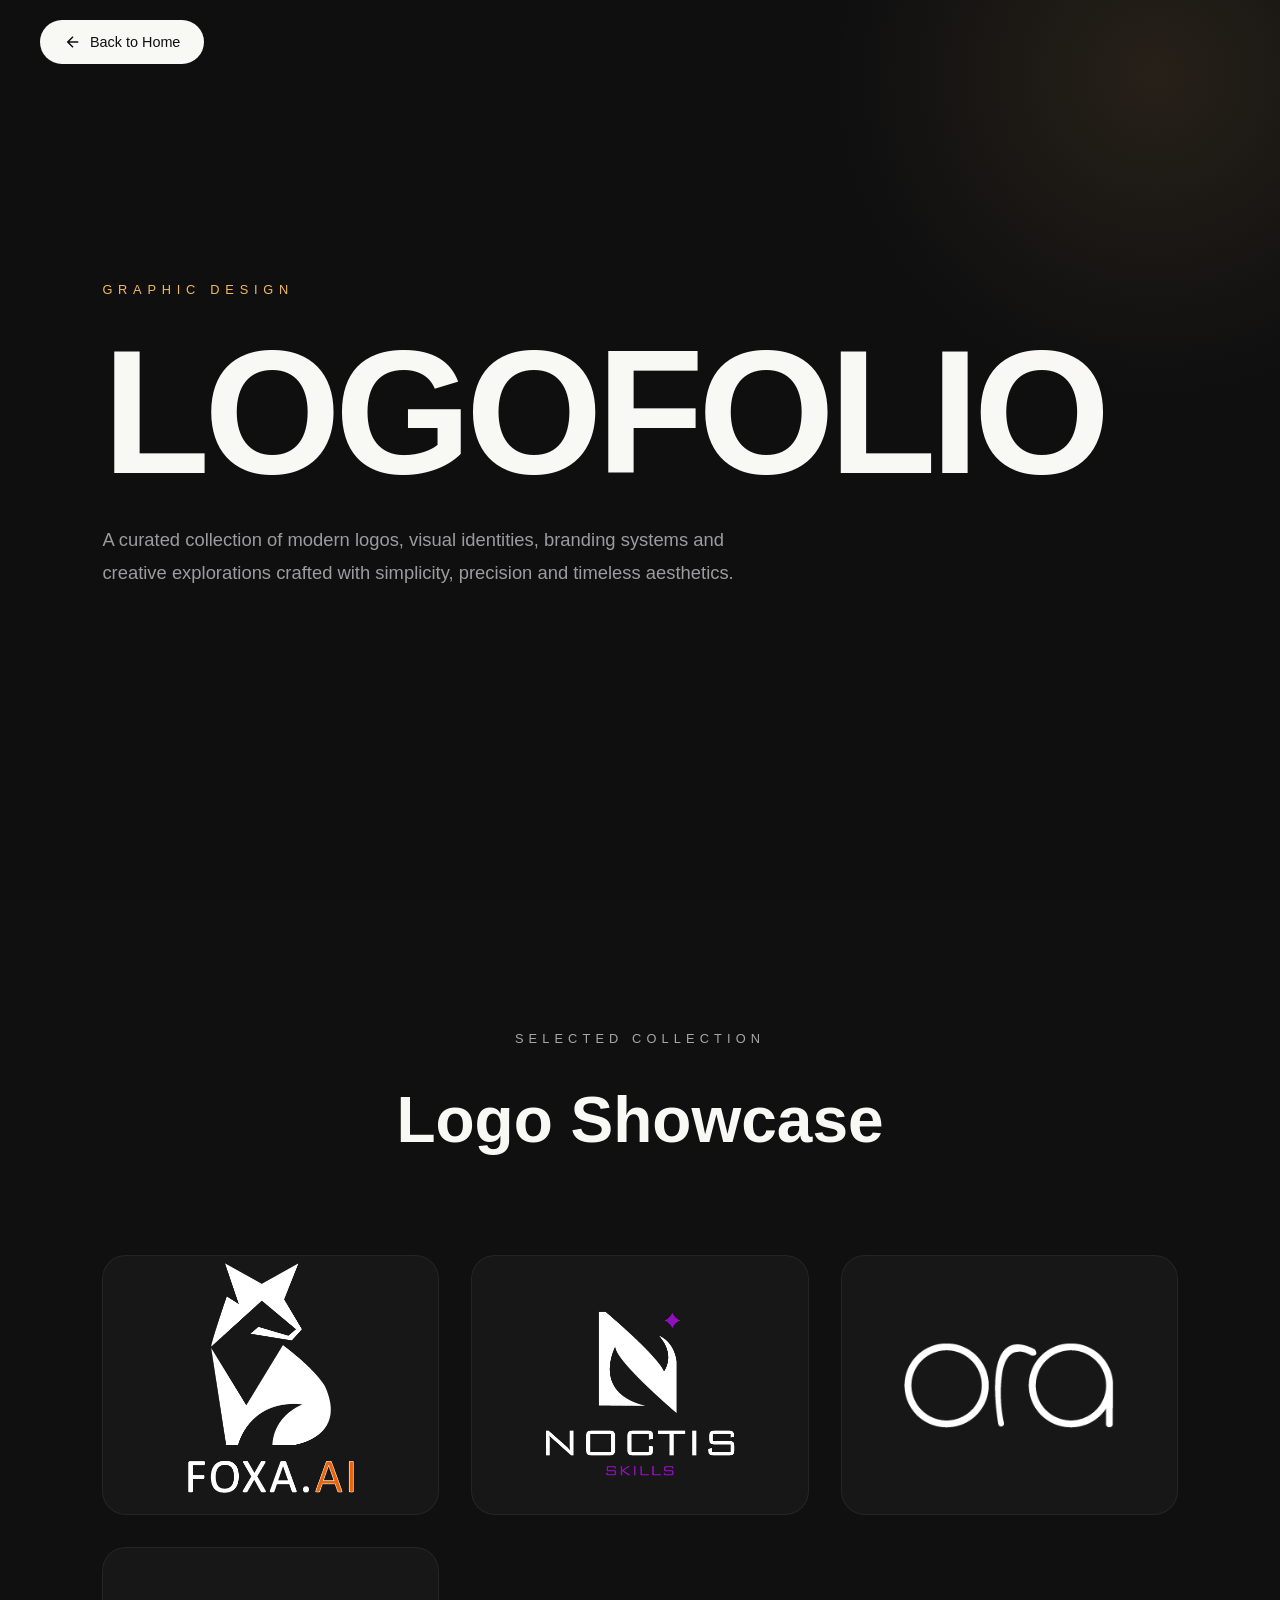
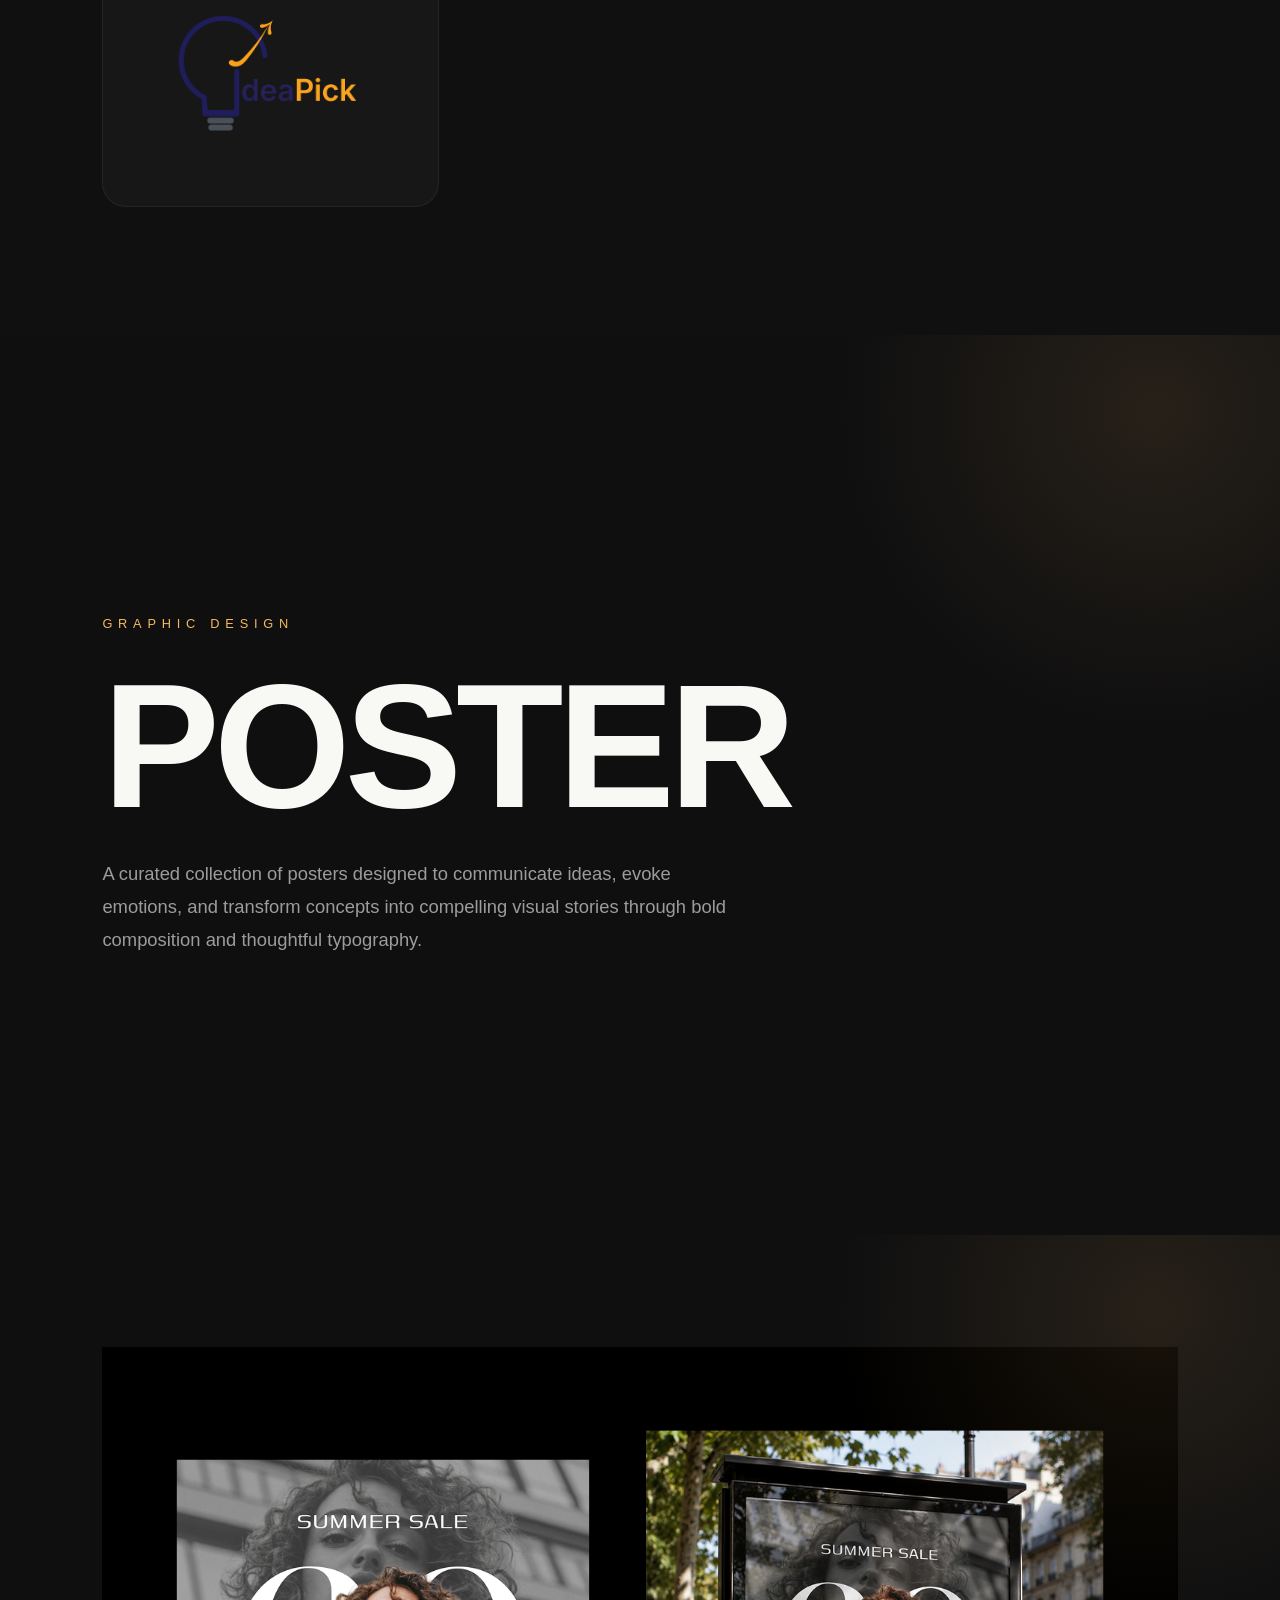
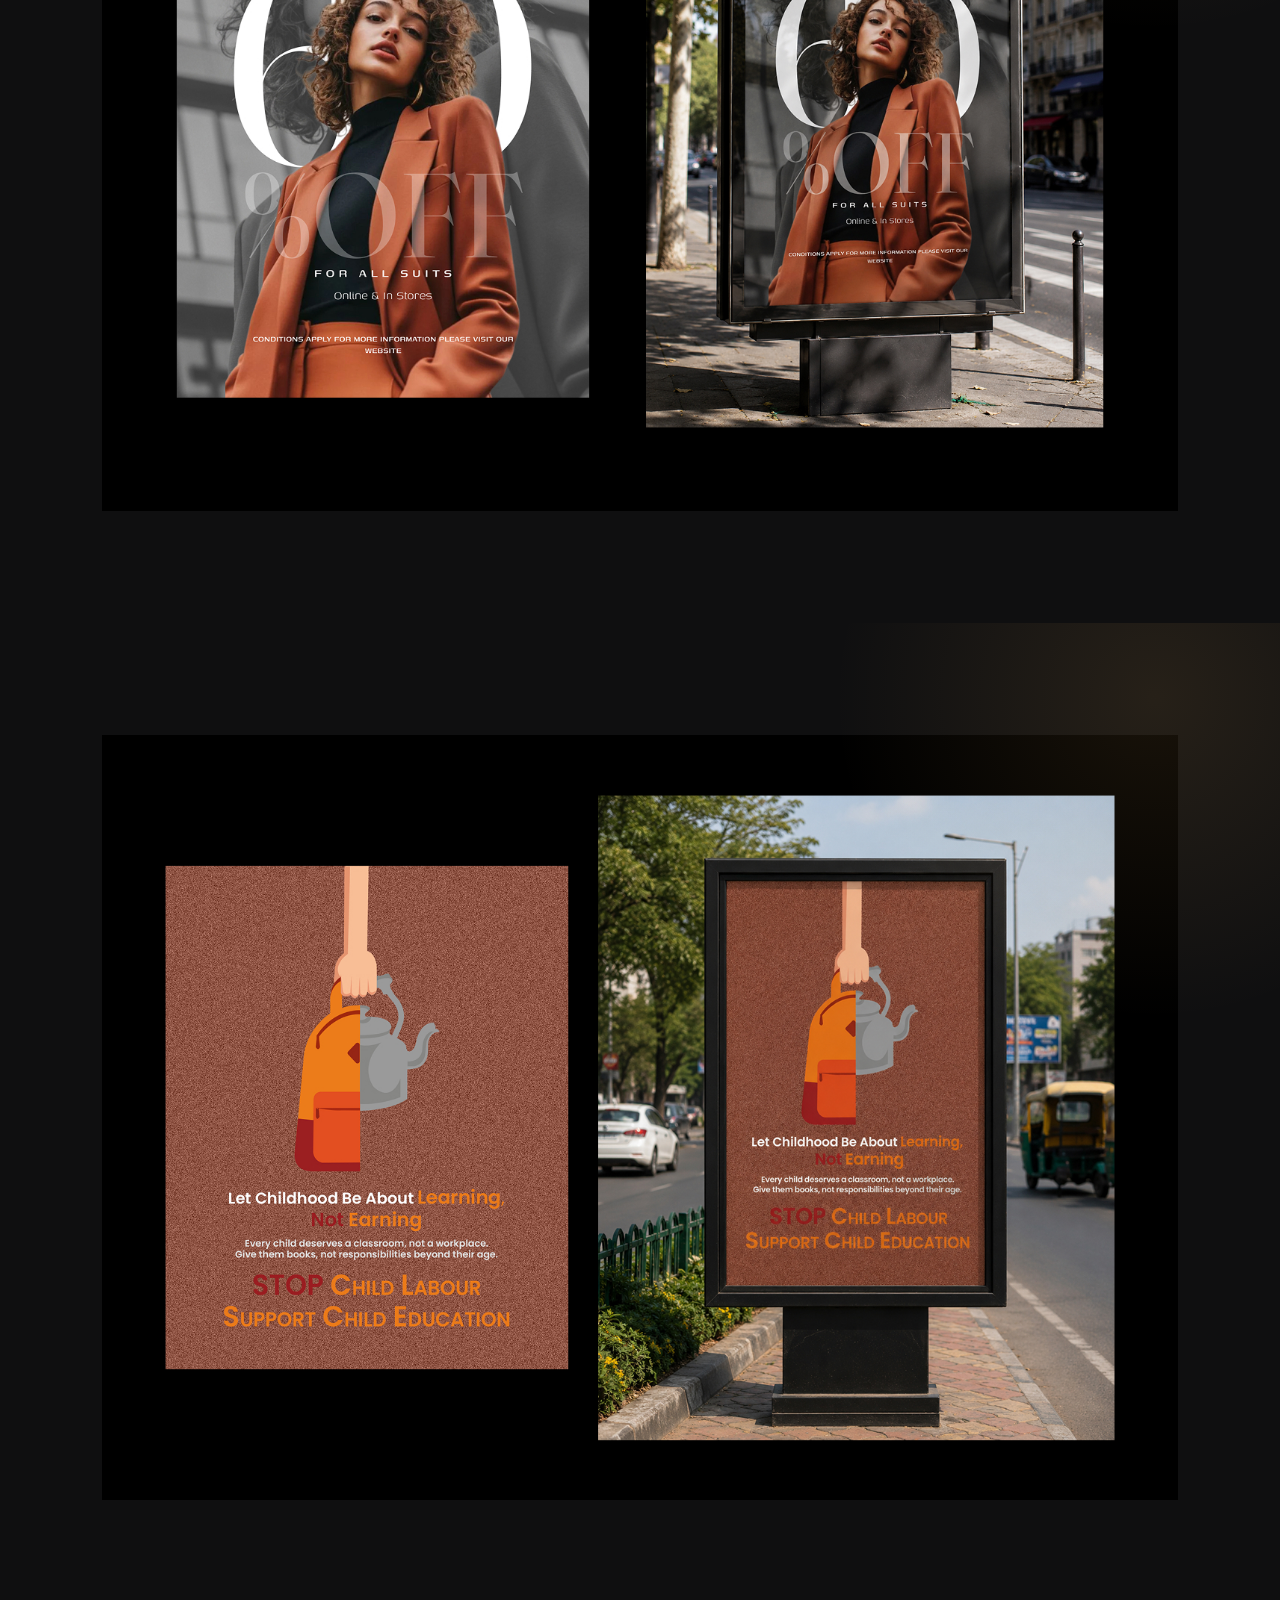
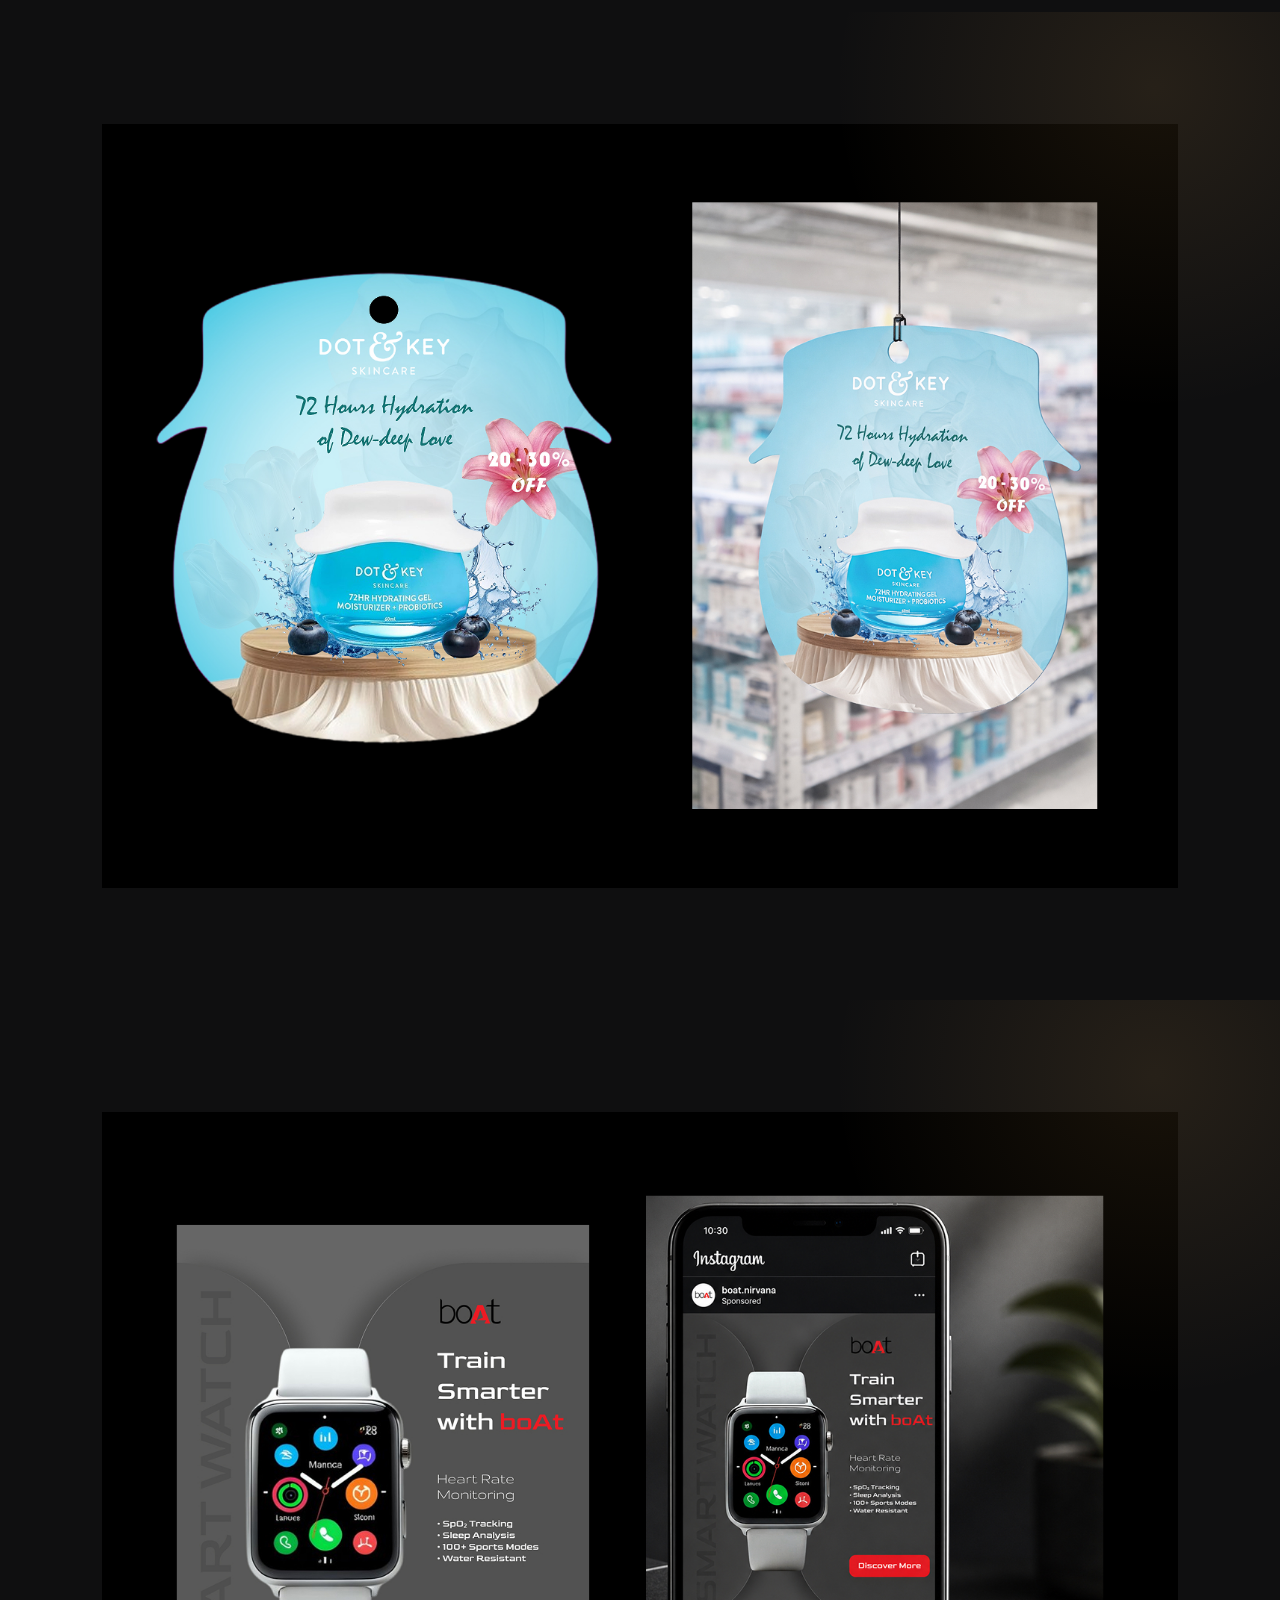
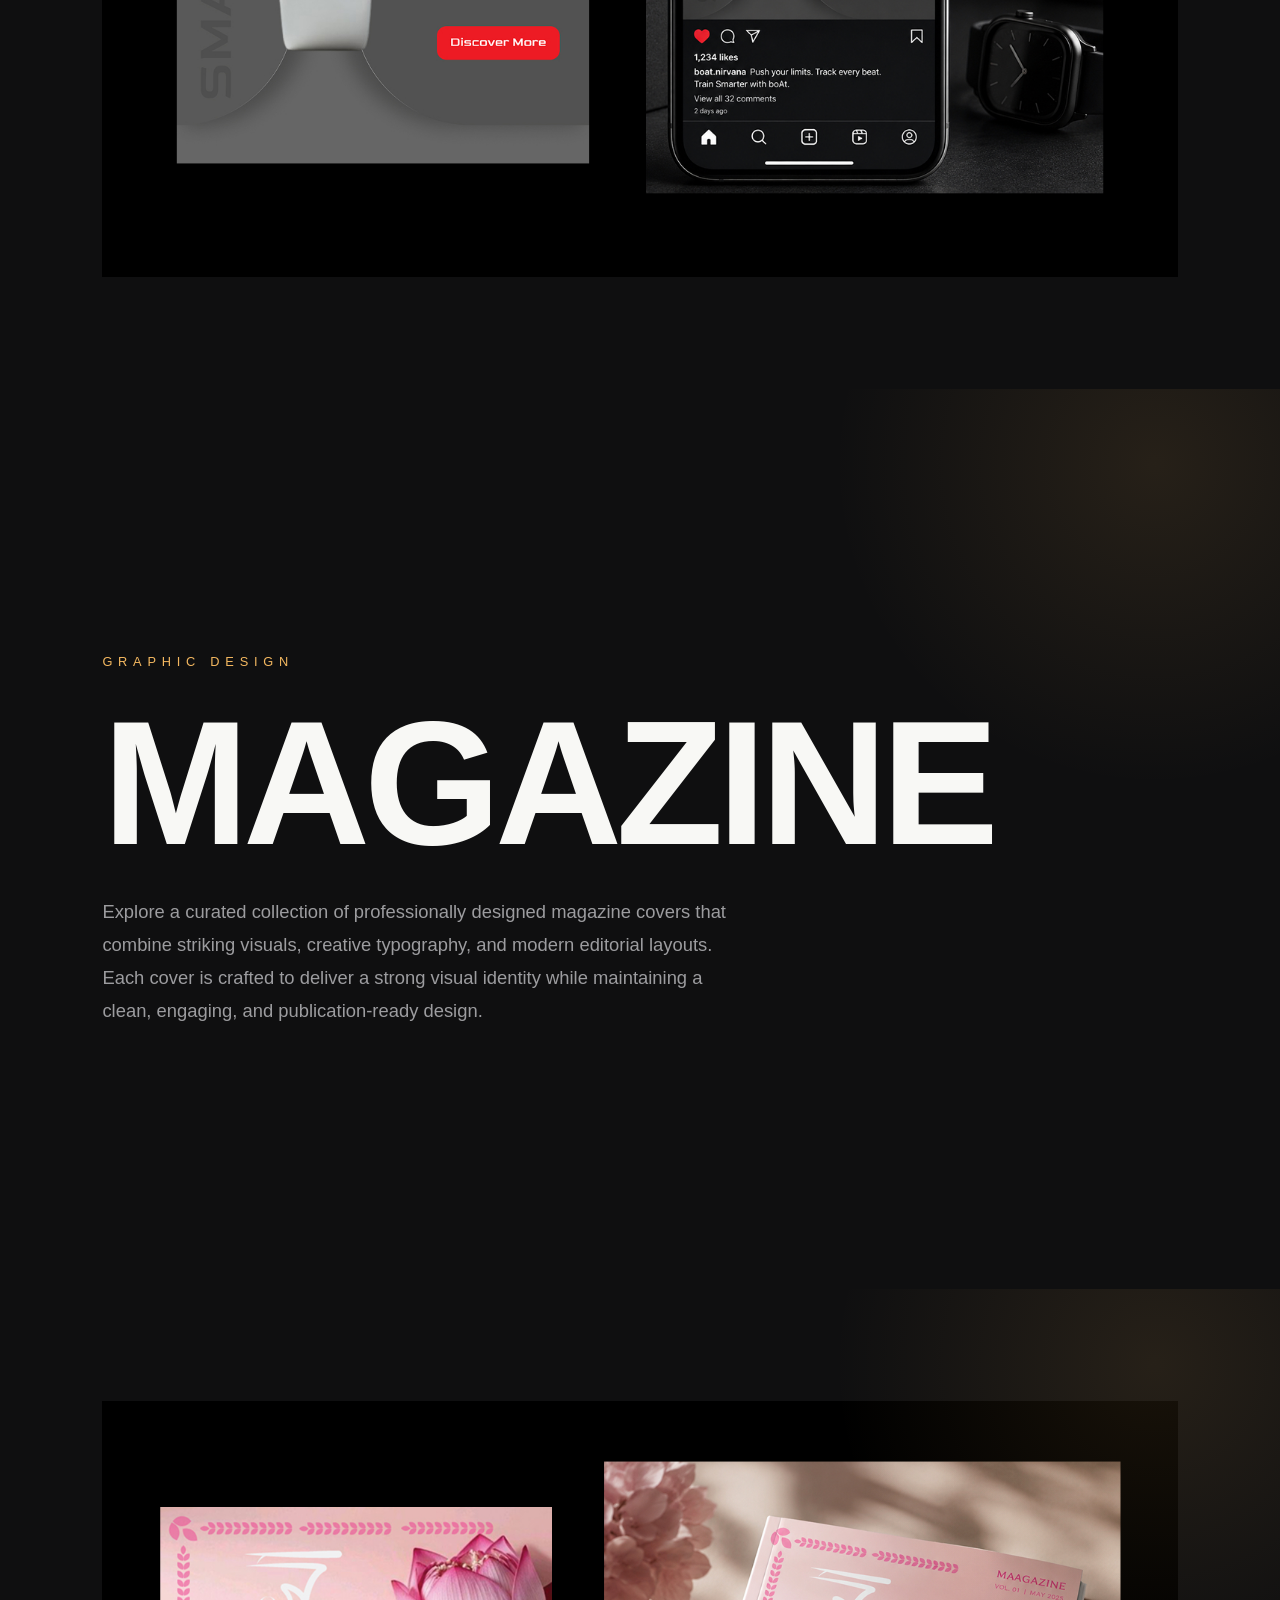
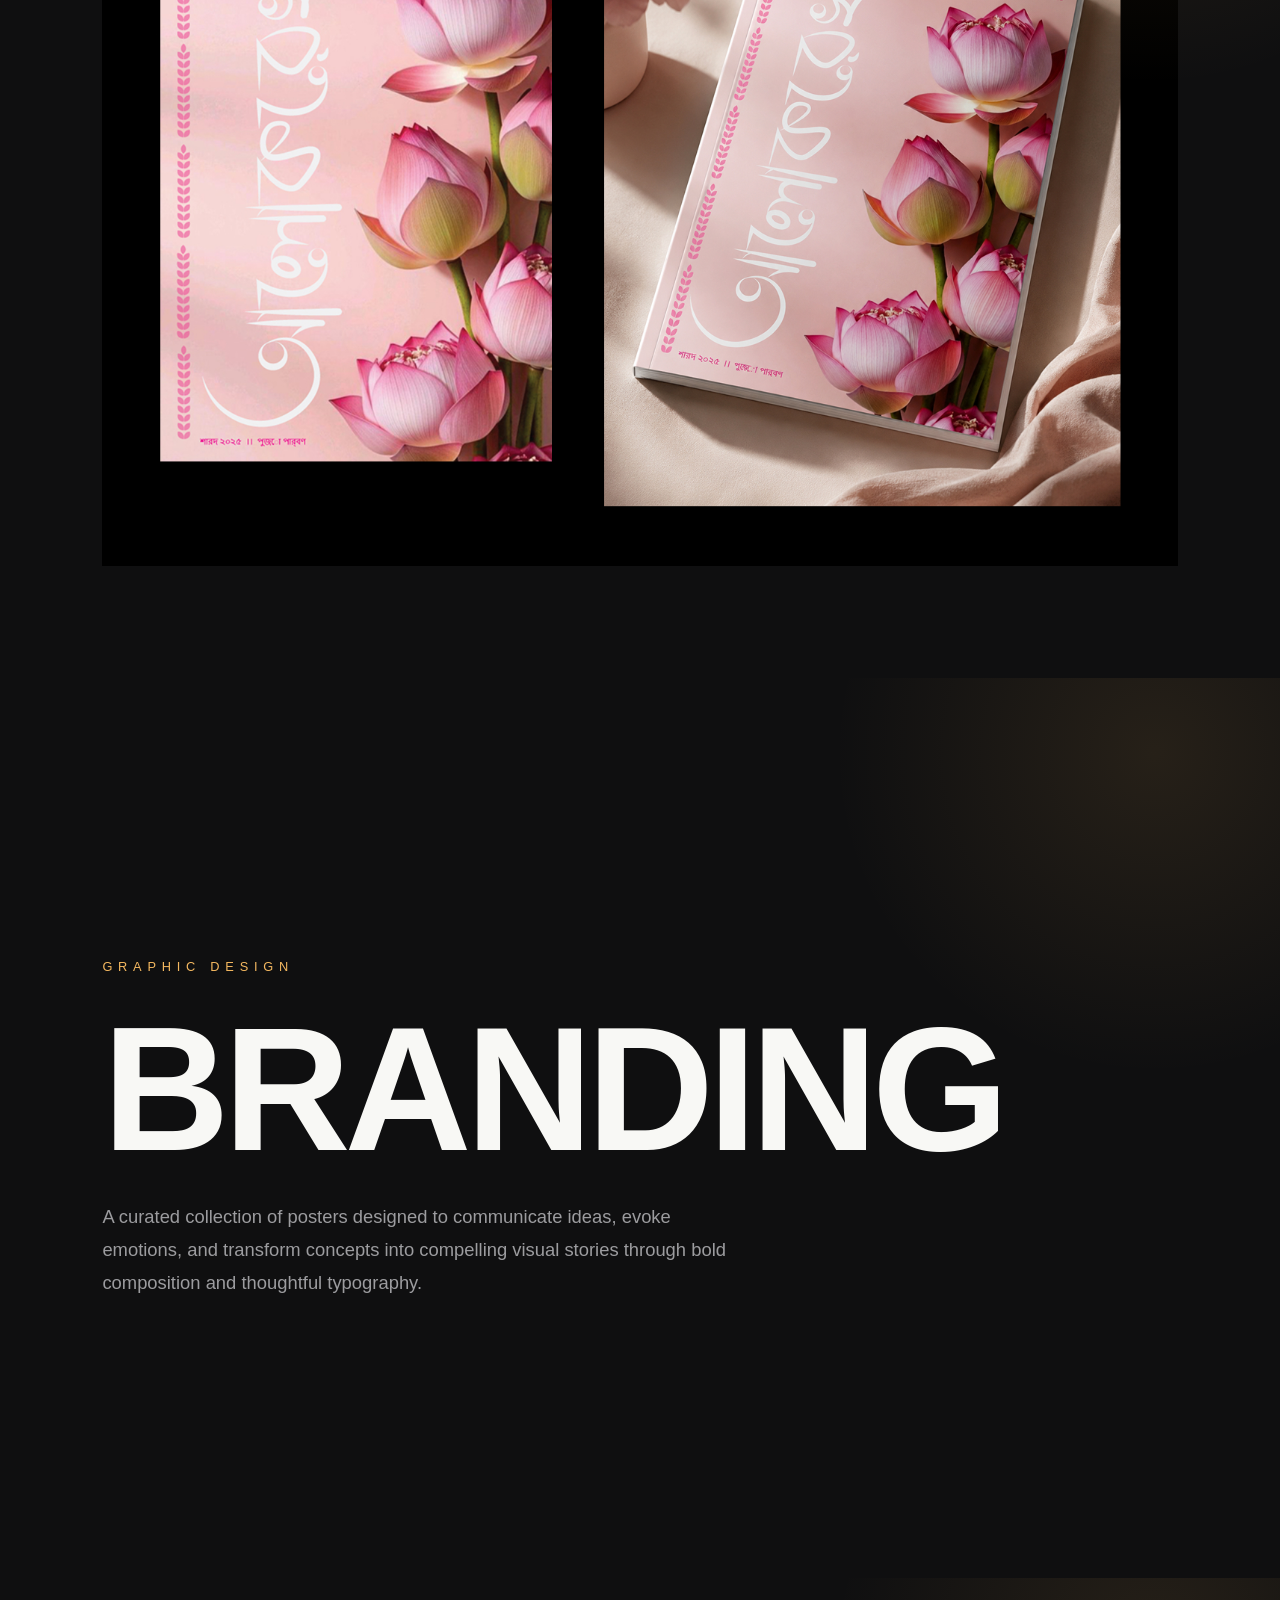
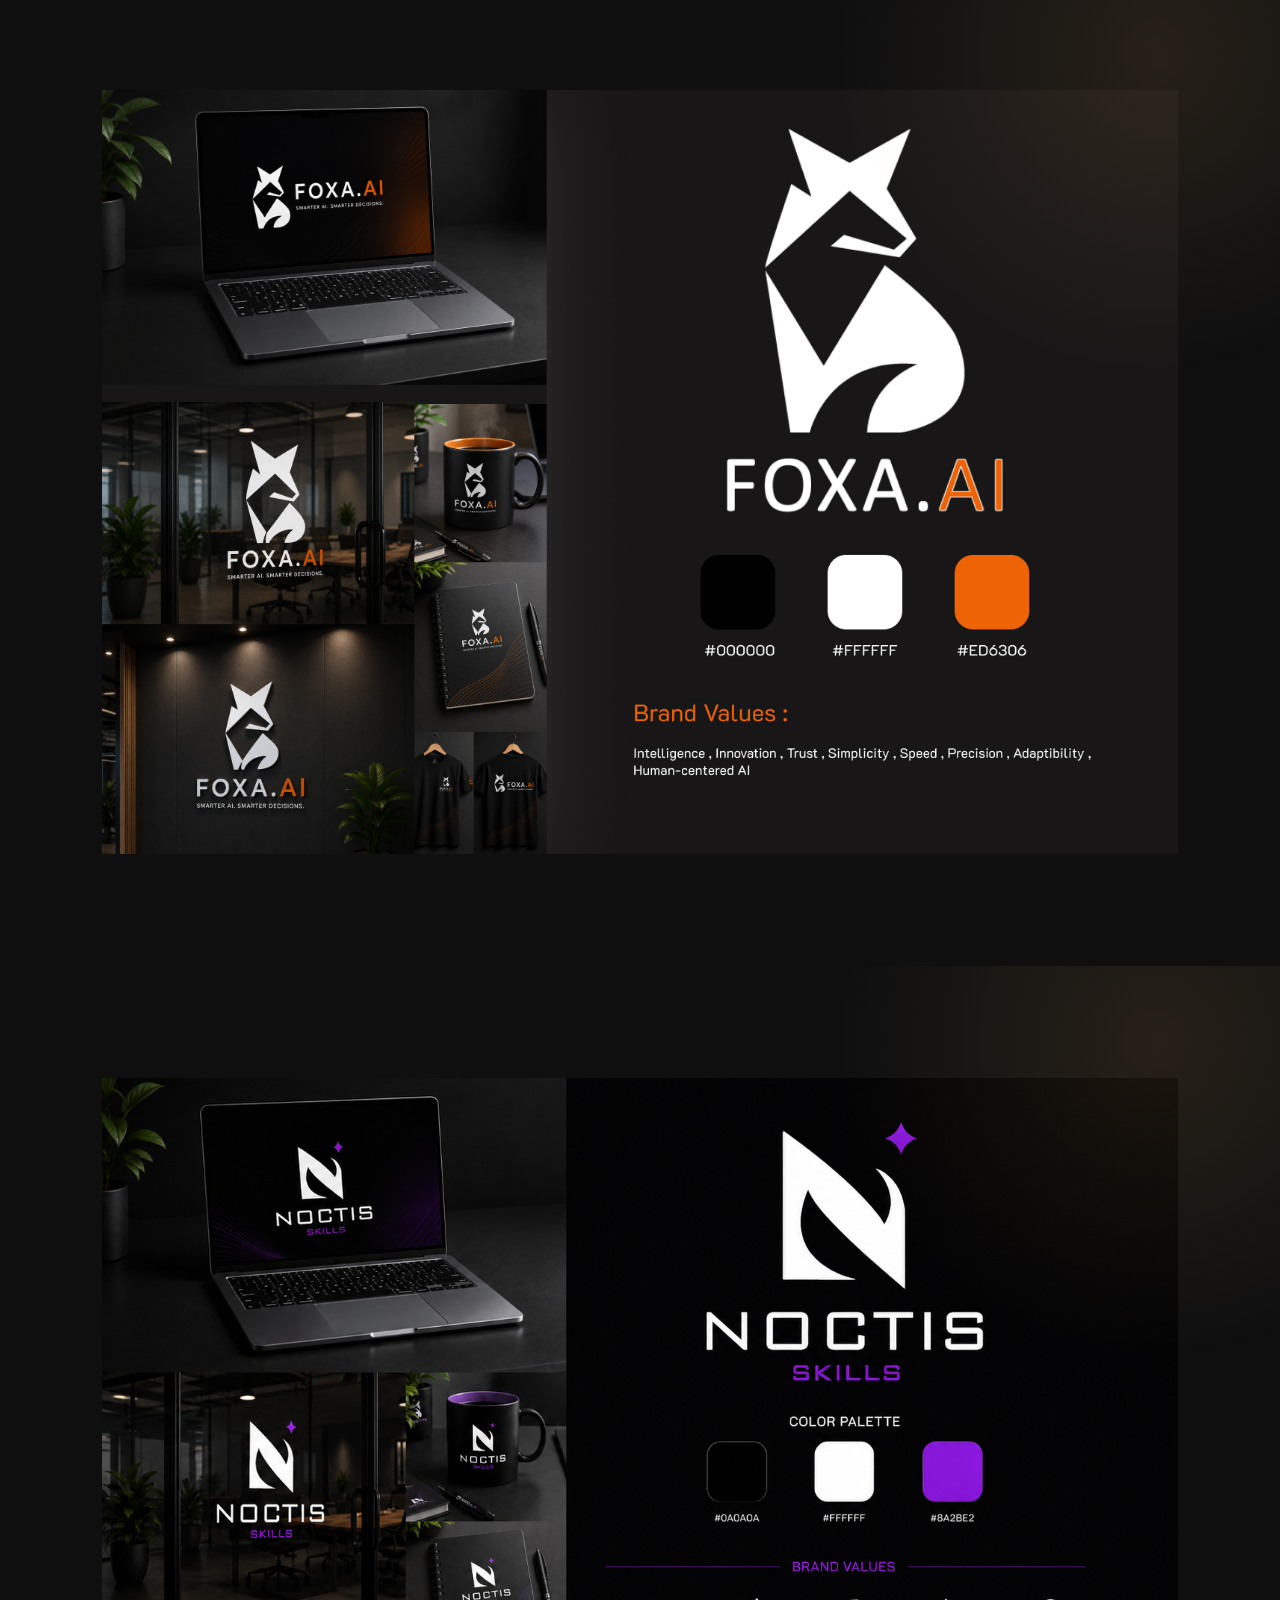
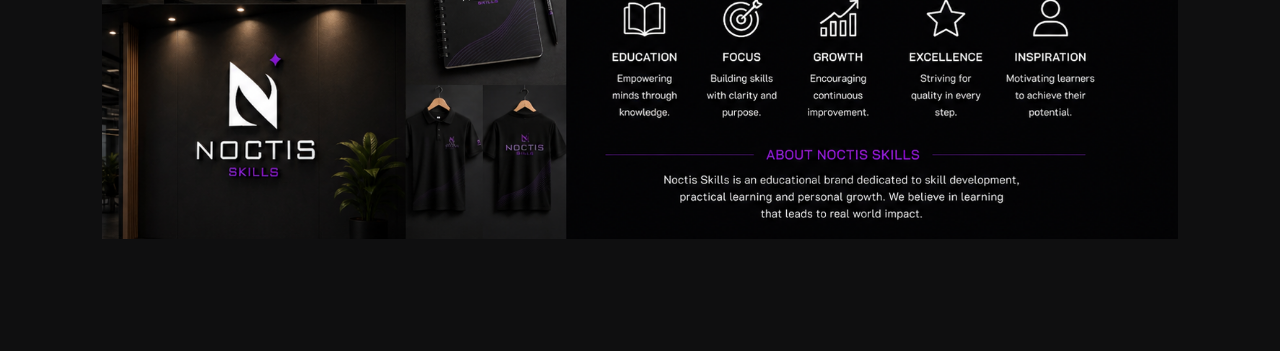
<file: graphic.html>
<!DOCTYPE html>
<html lang="en">

<head>
    <meta charset="UTF-8">
    <meta name="viewport" content="width=device-width, initial-scale=1.0">

    <title>Graphic Design | Drisha Panja</title>

    <link rel="stylesheet" href="style.css">
</head>

<body>
    <!-- Back to Home Button -->
    <nav
        style="position: fixed; top: 0; left: 0; width: 100%; padding: 20px 40px; z-index: 1000; background: transparent;">
        <a href="index.html" class="btn-primary"
            style="text-decoration: none; display: inline-flex; align-items: center; gap: 8px; padding: 10px 24px; border-radius: 50px; font-weight: 500; font-size: 0.9rem; transition: transform 0.3s ease;">
            <svg width="18" height="18" viewBox="0 0 24 24" fill="none" stroke="currentColor" stroke-width="2">
                <path d="M19 12H5M12 19l-7-7 7-7" />
            </svg> Back to Home
        </a>
    </nav>

    <section class="graphic-hero" style="padding-top: 80px;">

        <div class="graphic-hero__content">

            <p class="hero-label">
                Graphic Design
            </p>

            <h1 class="hero-title">
                LOGOFOLIO
            </h1>

            <p class="hero-description">
                A curated collection of modern logos, visual identities, branding
                systems and creative explorations crafted with simplicity,
                precision and timeless aesthetics.
            </p>

        </div>

    </section>

    <section class="logo-gallery">

        <div class="section-heading">

            <p>Selected Collection</p>

            <h2>Logo Showcase</h2>

        </div>

        <div class="logo-grid">

            <div class="logo-card">
                <img src="img/FOXA4.png" alt="Logo 1">
            </div>

            <div class="logo-card">
                <img src="img/NOCTIS1.png" alt="Logo 2">
            </div>

            <div class="logo-card">
                <img src="img/ora-logo-white.png" alt="Logo 3">
            </div>

            <div class="logo-card">
                <img src="img/Idea-PIck-LOGO.png" alt="Logo 4">
            </div>

        </div>

        </div>

    </section>

    <section class="graphic-hero">

        <div class="graphic-hero__content">

            <p class="hero-label">
                Graphic Design
            </p>

            <h1 class="hero-title">
                POSTER
            </h1>

            <p class="hero-description">
                A curated collection of posters designed to communicate ideas, evoke emotions, and transform concepts
                into compelling visual stories through bold composition and thoughtful typography.
            </p>

        </div>

    </section>

    <section class="graphic-hero">

        <div class="graphic-hero__content">

            <img src="img/Desktop - 6.jpg" alt="">

        </div>

    </section>


    <section class="graphic-hero">

        <div class="graphic-hero__content">

            <img src="img/Desktop - 2.jpg" alt="">

        </div>

    </section>

    <section class="graphic-hero">

        <div class="graphic-hero__content">

            <img src="img/Desktop - 3.jpg" alt="">

        </div>

    </section>
    <section class="graphic-hero">

        <div class="graphic-hero__content">

            <img src="img/Desktop - 5.jpg" alt="">

        </div>

    </section>

    <section class="graphic-hero">

        <div class="graphic-hero__content">

            <p class="hero-label">
                Graphic Design
            </p>

            <h1 class="hero-title">
                MAGAZINE
            </h1>

            <p class="hero-description">
                Explore a curated collection of professionally designed magazine covers that combine striking visuals,
                creative typography, and modern editorial layouts. Each cover is crafted to deliver a strong visual
                identity while maintaining a clean, engaging, and publication-ready design.

        </div>

    </section>

    <section class="graphic-hero">

        <div class="graphic-hero__content">

            <img src="img/Desktop - 4.jpg" alt="">

        </div>

    </section>

    <section class="graphic-hero">

        <div class="graphic-hero__content">

            <p class="hero-label">
                Graphic Design
            </p>

            <h1 class="hero-title">
                BRANDING
            </h1>

            <p class="hero-description">
                A curated collection of posters designed to communicate ideas, evoke emotions, and transform concepts
                into compelling visual stories through bold composition and thoughtful typography.
            </p>

        </div>

    </section>

    <section class="graphic-hero">

        <div class="graphic-hero__content">

            <img src="img/Desktop - 1 (1).jpg" alt="">

        </div>

    </section>
    <section class="graphic-hero">

        <div class="graphic-hero__content">

            <img src="img/ChatGPT Image Jun 29, 2026, 09_33_17 AM.png" alt="">

        </div>

    </section>



    <script src="script.js"></script>

</body>

</html>
</file>
<file: style.css>
/* ============================================================
   DRISHA PANJA — PORTFOLIO CSS
   Style: Editorial Bold Dark · Charcoal + Vivid Accent Pops
   Inspired by: SAN Life Design (video reference)
   ============================================================ */

/* ── TOKENS ─────────────────────────────────────────────────── */
:root {
  /* Dark theme */
  --bg: #111110;
  --bg2: #161614;
  --card: #1c1c1a;
  --card2: #222220;

  --border: rgba(255, 255, 255, .07);
  --border2: rgba(255, 255, 255, .13);

  --text: #f2f0eb;
  --muted: #7a7975;
  --dim: rgba(242, 240, 235, .06);

  /* Accent pops — video's colourful pills */
  --green: #3ddc84;
  --red: #ff4d5a;
  --blue: #4d7cff;
  --amber: #f5a623;
  --purple: #a855f7;

  /* Typography */
  --ff-display: 'Bebas Neue', sans-serif;
  --ff-serif: 'Instrument Serif', serif;
  --ff-body: 'Instrument Sans', sans-serif;
  --ff-mono: 'DM Mono', monospace;

  /* Layout */
  --nav-h: 70px;
  --max-w: 1280px;
  --pad-x: clamp(1.25rem, 5vw, 4rem);

  /* Motion */
  --ease: cubic-bezier(0.23, 1, 0.32, 1);
  --ease-in: cubic-bezier(0.4, 0, 1, 1);
  --t: 0.3s;
  --t-slow: 0.6s;
}


/* ── RESET ───────────────────────────────────────────────────── */
*,
*::before,
*::after {
  box-sizing: border-box;
  margin: 0;
  padding: 0;
}

html {
  scroll-behavior: smooth;
  scroll-padding-top: var(--nav-h);
  font-size: 16px;
}

body {
  font-family: var(--ff-body);
  background: var(--bg);
  color: var(--text);
  line-height: 1.7;
  overflow-x: hidden;
  -webkit-font-smoothing: antialiased;
  -moz-osx-font-smoothing: grayscale;
  transition: background .4s, color .4s;
}

a {
  text-decoration: none;
  color: inherit;
}

ul {
  list-style: none;
}

img {
  display: block;
  max-width: 100%;
}

button {
  cursor: pointer;
  border: none;
  background: none;
  font-family: inherit;
  -webkit-appearance: none;
  -moz-appearance: none;
  appearance: none;
}

input,
textarea {
  font-family: inherit;
}

*:focus-visible {
  outline: 2px solid var(--green);
  outline-offset: 3px;
  border-radius: 4px;
}

/* ── UTILITIES ───────────────────────────────────────────────── */
.container {
  max-width: var(--max-w);
  margin: 0 auto;
  padding: 0 var(--pad-x);
}

.sec-pad {
  padding: clamp(5rem, 10vw, 9rem) 0;
}

.out {
  /* outline text */
  -webkit-text-stroke: 1px rgba(255, 255, 255, .2);
  color: transparent;
}


.sec-tag {
  font-family: var(--ff-mono);
  font-size: .72rem;
  letter-spacing: .18em;
  text-transform: uppercase;
  color: var(--muted);
  display: flex;
  align-items: center;
  gap: .75rem;
  margin-bottom: 1.2rem;
}

.sec-tag::before {
  content: '';
  width: 1.8rem;
  height: 1px;
  background: var(--muted);
}

.sec-title {
  font-family: var(--ff-display);
  font-size: clamp(3.5rem, 9vw, 8rem);
  line-height: .92;
  letter-spacing: -.01em;
  margin-bottom: 3.5rem;
}

/* Scroll reveal */
.rv {
  opacity: 0;
  transform: translateY(44px);
  transition: opacity .8s var(--ease), transform .8s var(--ease);
  transition-delay: var(--delay, 0s);
}

.rv.in {
  opacity: 1;
  transform: none;
}

/* Buttons */
.btn-primary {
  display: inline-flex;
  align-items: center;
  gap: .5rem;
  padding: .8rem 2rem;
  background: var(--text);
  color: var(--bg);
  border-radius: 999px;
  font-weight: 600;
  font-size: .9rem;
  transition: transform var(--t) var(--ease), opacity var(--t);
}

.btn-primary:hover {
  transform: scale(1.04);
  opacity: .9;
}

.btn-ghost {
  display: inline-flex;
  align-items: center;
  gap: .5rem;
  padding: .8rem 2rem;
  border: 1px solid var(--border2);
  border-radius: 999px;
  font-weight: 500;
  font-size: .9rem;
  transition: background var(--t), border-color var(--t);
}

.btn-ghost:hover {
  background: var(--dim);
  border-color: var(--border2);
}

/* ── SCROLL PROGRESS ─────────────────────────────────────────── */
#scrollProgress {
  position: fixed;
  top: 0;
  left: 0;
  height: 2px;
  background: var(--green);
  z-index: 9000;
  width: 0%;
  transition: width .1s linear;
  pointer-events: none;
}

/* ── CURSOR ──────────────────────────────────────────────────── */
#cursorDot,
#cursorRing {
  position: fixed;
  top: 0;
  left: 0;
  border-radius: 50%;
  pointer-events: none;
  z-index: 9998;
  transform: translate(-50%, -50%);
}

#cursorDot {
  width: 8px;
  height: 8px;
  background: var(--text);
  mix-blend-mode: difference;
}

#cursorRing {
  width: 40px;
  height: 40px;
  border: 1.5px solid rgba(255, 255, 255, .3);
  transition: width .22s var(--ease), height .22s var(--ease), border-color .22s;
}

#cursorRing.big {
  width: 64px;
  height: 64px;
  border-color: var(--green);
}

@media (hover: none) {

  #cursorDot,
  #cursorRing {
    display: none;
  }
}

/* ── LOADER ──────────────────────────────────────────────────── */
#loader {
  position: fixed;
  inset: 0;
  background: var(--bg);
  z-index: 10000;
  display: flex;
  align-items: center;
  justify-content: center;
  transition: opacity .7s var(--ease), visibility .7s;
}

#loader.out {
  opacity: 0;
  visibility: hidden;
}

.loader-content {
  text-align: center;
}

.loader-name {
  font-family: var(--ff-display);
  font-size: clamp(4rem, 14vw, 11rem);
  line-height: .88;
  letter-spacing: .04em;
  color: var(--text);
  animation: ldName 1.4s var(--ease) forwards;
}

@keyframes ldName {
  from {
    opacity: 0;
    transform: translateY(30px);
  }

  to {
    opacity: 1;
    transform: none;
  }
}

.loader-bar-wrap {
  width: 200px;
  height: 1px;
  background: var(--border2);
  margin: 2rem auto 1rem;
  overflow: hidden;
}

.loader-bar-fill {
  height: 100%;
  background: var(--green);
  width: 0;
  animation: ldBar 1.8s var(--ease) forwards;
}

@keyframes ldBar {
  from {
    width: 0;
  }

  to {
    width: 100%;
  }
}

.loader-counter {
  font-family: var(--ff-mono);
  font-size: .78rem;
  color: var(--muted);
  letter-spacing: .1em;
}

/* ── NAVBAR ──────────────────────────────────────────────────── */
#navbar {
  position: fixed;
  top: 0;
  left: 0;
  right: 0;
  height: var(--nav-h);
  z-index: 800;
  transition: background .4s, box-shadow .4s, backdrop-filter .4s;
}

#navbar.scrolled {
  background: rgba(17, 17, 16, .88);
  backdrop-filter: blur(20px);
  -webkit-backdrop-filter: blur(20px);
  box-shadow: 0 1px 0 var(--border);
}


.nav-inner {
  max-width: var(--max-w);
  margin: 0 auto;
  padding: 0 var(--pad-x);
  height: 100%;
  display: flex;
  align-items: center;
  justify-content: space-between;
  gap: 1rem;
}

.nav-brand {
  font-family: var(--ff-display);
  font-size: 1.15rem;
  letter-spacing: .1em;
  flex-shrink: 0;
}

.nav-links {
  display: flex;
  gap: .25rem;
}

.nl {
  padding: .4rem .8rem;
  font-size: .8rem;
  font-weight: 500;
  letter-spacing: .04em;
  text-transform: uppercase;
  color: var(--muted);
  border-radius: 999px;
  transition: color var(--t), background var(--t);
}

.nl:hover {
  color: var(--text);
}

.nl.active {
  color: var(--text);
  background: var(--dim);
}

.nav-right {
  display: flex;
  align-items: center;
  gap: .6rem;
  flex-shrink: 0;
}

.theme-btn {
  width: 38px;
  height: 38px;
  border-radius: 50%;
  border: 1px solid var(--border2);
  display: grid;
  place-items: center;
  font-size: .9rem;
  transition: background var(--t);
}

.theme-btn:hover {
  background: var(--dim);
}


.nav-cta {
  padding: .45rem 1.2rem;
  background: var(--text);
  color: var(--bg);
  border-radius: 999px;
  font-size: .8rem;
  font-weight: 600;
  letter-spacing: .04em;
  text-transform: uppercase;
  transition: opacity var(--t), transform var(--t);
}

.nav-cta:hover {
  opacity: .85;
  transform: scale(1.03);
}

.nav-ham {
  display: none;
  flex-direction: column;
  gap: 5px;
  padding: 6px;
  border-radius: 8px;
  border: 1px solid var(--border);
}

.nav-ham span {
  display: block;
  width: 22px;
  height: 1.5px;
  background: var(--text);
  transition: transform .3s, opacity .3s;
}

.nav-ham.open span:nth-child(1) {
  transform: translateY(6.5px) rotate(45deg);
}

.nav-ham.open span:nth-child(2) {
  opacity: 0;
}

.nav-ham.open span:nth-child(3) {
  transform: translateY(-6.5px) rotate(-45deg);
}

.nav-drawer {
  position: absolute;
  top: var(--nav-h);
  left: 0;
  right: 0;
  background: var(--bg2);
  border-bottom: 1px solid var(--border);
  padding: 1.5rem var(--pad-x);
  transform: translateY(-110%);
  opacity: 0;
  transition: transform .35s var(--ease), opacity .35s;
  pointer-events: none;
}

.nav-drawer.open {
  transform: none;
  opacity: 1;
  pointer-events: auto;
}

.drawer-link {
  display: block;
  padding: .8rem 0;
  font-family: var(--ff-display);
  font-size: 2rem;
  color: var(--muted);
  border-bottom: 1px solid var(--border);
  transition: color var(--t), padding-left var(--t);
}

.drawer-link:hover {
  color: var(--text);
  padding-left: .5rem;
}

/* ── HERO ────────────────────────────────────────────────────── */
.hero {
  min-height: 100svh;
  display: flex;
  flex-direction: column;
  justify-content: flex-end;
  padding: calc(var(--nav-h) + 2rem) var(--pad-x) clamp(3rem, 7vw, 6rem);
  position: relative;
  overflow: hidden;
}

/* Noise canvas */
.hero-bg {
  position: absolute;
  inset: 0;
  z-index: 0;
}

#noiseCanvas {
  position: absolute;
  inset: 0;
  width: 100%;
  height: 100%;
  opacity: .03;
}

/* Ghost BG text */
.hero-ghost {
  position: absolute;
  top: 80%;
  left: 50%;
  transform: translate(-50%, -50%);
  font-family: var(--ff-display);
  font-size: clamp(10rem, 26vw, 22rem);
  letter-spacing: -.03em;
  color: transparent;
  -webkit-text-stroke: 4px rgba(255, 255, 255, .055);
  white-space: nowrap;
  pointer-events: none;
  user-select: none;
  animation: ghostDrift 20s ease-in-out infinite alternate;
  z-index: 0;
}


@keyframes ghostDrift {
  from {
    transform: translate(-50%, -50%) scale(1);
  }

  to {
    transform: translate(-51%, -51%) scale(1.015);
  }
}

/* Portrait silhouette — right on desktop, top on mobile */

.hero-portrait {
  position: absolute;
  top: 50%;
  right: clamp(2rem, 12vw, 16rem);
  transform: translateY(-50%);
  z-index: 2;
  pointer-events: none;
}

.hero-img-box {
  position: relative;
  width: clamp(280px, 32vw, 450px);
  height: clamp(320px, 38vw, 520px);
  display: flex;
  justify-content: center;
  align-items: center;
}

/* GLOW */

.img-glow {
  position: absolute;

  width: 100%;
  height: 100%;

  background: #d7ff4d;

  filter: blur(100px);

  opacity: .18;

  z-index: -1;

  animation: glow 4s ease-in-out infinite;
}

/* IMAGE */

.hero-img {
  width: 100%;
  height: 100%;
  object-fit: cover;

  border: 8px solid rgba(255, 255, 255, 0.12);

  background: rgba(255, 255, 255, 0.05);

  backdrop-filter: blur(12px);

  box-shadow:
    0 20px 50px rgba(0, 0, 0, .5);

  /* MAIN SHAPE */

  border-radius:
    58% 42% 37% 63% / 42% 38% 62% 58%;

  animation:
    morph 8s ease-in-out infinite,
    float 5s ease-in-out infinite;

  transition: 3s;
}

/* HOVER */

.hero-img:hover {

  transform: scale(1.03);

}

/* FLOAT ANIMATION */

@keyframes float {

  0%,
  100% {
    transform: translateY(0px);
  }

  50% {
    transform: translateY(-20px);
  }

}

/* MORPH SHAPE */

@keyframes morph {

  0% {

    border-radius:
      58% 42% 37% 63% / 42% 38% 62% 58%;

  }

  50% {

    border-radius:
      40% 60% 65% 35% / 55% 30% 70% 45%;

  }

  100% {

    border-radius:
      58% 42% 37% 63% / 42% 38% 62% 58%;

  }

}

/* GLOW */

@keyframes glow {

  0%,
  100% {
    transform: scale(1);
  }

  50% {
    transform: scale(1.1);
  }

}

/* RESPONSIVE — tablet portrait scale */

@media (max-width: 992px) and (min-width: 769px) {
  .hero-img-box {
    width: 300px;
    height: 360px;
  }

  .hero-portrait {
    right: clamp(1.5rem, 6vw, 4rem);
  }
}

/* Hero text */
.hero-content {
  position: relative;
  z-index: 3;
}

.hero-eyebrow {
  display: flex;
  align-items: center;
  gap: .75rem;
  font-family: var(--ff-mono);
  font-size: .72rem;
  letter-spacing: .15em;
  text-transform: uppercase;
  color: var(--muted);
  margin-bottom: 1rem;
  animation: fadeUp .8s .2s var(--ease) both;
}

.eye-line {
  display: block;
  width: 1.8rem;
  height: 1px;
  background: var(--muted);
}

/* Main heading — styled EXACTLY like video */
.hero-heading {
  font-family: var(--ff-display);
  font-size: clamp(5rem, 16vw, 14rem);
  line-height: .9;
  letter-spacing: -.02em;
  display: flex;
  flex-direction: column;
}

.hline {
  display: block;
  animation: fadeUp .8s var(--ease) both;
}

.hline-1 {
  animation-delay: .3s;
}

.hline-2 {
  animation-delay: .5s;
}

.hero-foot {
  display: flex;
  align-items: flex-end;
  justify-content: space-between;
  gap: 2rem;
  flex-wrap: wrap;
  margin-top: 2.5rem;
  animation: fadeUp .8s .6s var(--ease) both;
}

.hero-desc {
  font-size: .95rem;
  color: var(--muted);
  line-height: 1.8;
  max-width: 360px;
}

.hero-desc strong {
  color: var(--text);
  font-weight: 600;
}

.hero-scroll-btn {
  display: flex;
  align-items: center;
  gap: .5rem;
  font-family: var(--ff-mono);
  font-size: .72rem;
  letter-spacing: .12em;
  text-transform: uppercase;
  color: var(--muted);
  animation: scrollBounce 2s ease infinite;
  flex-shrink: 0;
}

@keyframes fadeUp {
  from {
    opacity: 0;
    transform: translateY(30px);
  }

  to {
    opacity: 1;
    transform: none;
  }
}

@keyframes scrollBounce {

  0%,
  100% {
    transform: translateY(0);
  }

  50% {
    transform: translateY(6px);
  }
}

/* ── MARQUEE ─────────────────────────────────────────────────── */
.marquee-band {
  overflow: hidden;
  border-top: 1px solid var(--border);
  border-bottom: 1px solid var(--border);
  padding: .95rem 0;
  background: var(--bg);
}

.marquee-track {
  display: flex;
  gap: 3rem;
  width: max-content;
  animation: marqScroll 24s linear infinite;
}

.marquee-track:hover {
  animation-play-state: paused;
}

.mi {
  font-family: var(--ff-display);
  font-size: clamp(1rem, 2.5vw, 1.5rem);
  letter-spacing: .1em;
  color: var(--muted);
  white-space: nowrap;
  display: flex;
  align-items: center;
  gap: 2.5rem;
}

.mi b {
  color: var(--green);
}

@keyframes marqScroll {
  from {
    transform: translateX(0);
  }

  to {
    transform: translateX(-50%);
  }
}

/* ── WORKS ───────────────────────────────────────────────────── */
.works {
  background: var(--bg);
}

.works-head {
  display: flex;
  justify-content: space-between;
  align-items: flex-end;
  flex-wrap: wrap;
  gap: 1.5rem;
  margin-bottom: 2.5rem;
}

.works-big-title {
  font-family: var(--ff-display);
  font-size: clamp(4rem, 12vw, 11rem);
  line-height: .88;
  letter-spacing: -.02em;
  display: flex;
  align-items: baseline;
  gap: 1.5rem;
  flex-wrap: nowrap;
}

.outline-text {
  -webkit-text-stroke: 1px rgba(255, 255, 255, .18);
  color: transparent;
}


.works-sub {
  font-size: .9rem;
  color: var(--muted);
  max-width: 260px;
  line-height: 1.7;
  flex-shrink: 0;
  align-self: flex-end;
}

/* Filter tabs */
.filter-row {
  display: flex;
  gap: .5rem;
  flex-wrap: wrap;
  margin-bottom: 2.5rem;
}

.ftab {
  padding: .45rem 1.2rem;
  border-radius: 999px;
  font-size: .8rem;
  font-weight: 500;
  border: 1px solid var(--border);
  color: var(--muted);
  transition: all var(--t);
}

.ftab:hover {
  color: var(--text);
  border-color: var(--border2);
}

.ftab.active {
  background: var(--text);
  color: var(--bg);
  border-color: transparent;
}

/* Works grid — legacy (kept for compat) */
.works-grid {
  display: grid;
  grid-template-columns: 1fr 1fr 1fr;
  gap: 1.2rem;
}

/* ── NEW v2 — strict 3-col equal grid ── */
.works-grid-v2 {
  display: grid;
  grid-template-columns: repeat(3, 1fr);
  gap: 1.2rem;
}

/* On mobile: 1 col */
@media (max-width: 575px) {
  .works-grid-v2 {
    grid-template-columns: 1fr;
  }
}

/* On tablet: 2 col */
@media (min-width: 576px) and (max-width: 991px) {
  .works-grid-v2 {
    grid-template-columns: repeat(2, 1fr);
  }
}


/* ── Category row label lines ── */
.works-cat-sep {
  grid-column: 1 / -1;
  display: flex;
  align-items: center;
  gap: 1rem;
  padding: 1rem 0 .25rem;
  font-family: var(--ff-mono);
  font-size: .65rem;
  letter-spacing: .16em;
  text-transform: uppercase;
  color: var(--muted);
}

.works-cat-sep::after {
  content: '';
  flex: 1;
  height: 1px;
  background: var(--border2);
}

/* Card base */
.wcard {
  position: relative;
  overflow: hidden;
  border-radius: 18px;
  border: 1px solid var(--border);
  background: var(--card);
  cursor: pointer;
  transition: transform .5s var(--ease), box-shadow .5s var(--ease);
}

.wcard:hover {
  transform: scale(.985);
  box-shadow: 0 32px 80px rgba(0, 0, 0, .5);
}

.wcard.hidden {
  display: none;
}

.wcard-lg {
  grid-row: span 1;
  aspect-ratio: 16/11;
}

.wcard {
  aspect-ratio: 4/3;
}

.works-grid-v2 .wcard {
  aspect-ratio: 4/3;
}

.wcard-full {
  grid-column: span 2;
  aspect-ratio: 21/9;
}

/* Card image area */
.wcard-img {
  position: absolute;
  inset: 0;
  transition: transform .6s var(--ease);
}

.wcard:hover .wcard-img {
  transform: scale(1.04);
}

/* Gradient backgrounds — matching video's coloured cards */
.wi-1 {
  background: linear-gradient(145deg, #0e2018 0%, #1a4a2e 60%, #3ddc84 100%);
}

.wi-2 {
  background: linear-gradient(145deg, #0e1428 0%, #1a2a5e 60%, #4d7cff 100%);
}

.wi-3 {
  background: linear-gradient(145deg, #280e0e 0%, #5e1a1a 60%, #ff4d5a 100%);
}

.wi-4 {
  background: linear-gradient(145deg, #1a1200 0%, #4a3400 60%, #f5a623 100%);
}

.wi-5 {
  background: linear-gradient(145deg, #0d1a35 0%, #1a2d5a 60%, #4d7cff 100%);
}

.wi-6 {
  background: linear-gradient(145deg, #18101a 0%, #3a1a4a 60%, #a855f7 100%);
}

/* Mock UI inside cards */
.wcard-mock {
  position: absolute;
  inset: 0;
  display: flex;
  align-items: center;
  justify-content: center;
}

.mock-phone {
  width: 36%;
  background: rgba(0, 0, 0, .65);
  border-radius: 24px;
  padding: .8rem;
  border: 1px solid rgba(255, 255, 255, .1);
  transform: rotate(-5deg);
  box-shadow: 0 20px 50px rgba(0, 0, 0, .5);
}

.mpscreen {
  background: #0e0e0c;
  border-radius: 16px;
  padding: .8rem;
  display: flex;
  flex-direction: column;
  gap: .4rem;
  min-height: 100px;
}

.mpbar {
  height: 5px;
  border-radius: 3px;
  background: rgba(255, 255, 255, .12);
}

.mpbar.green {
  background: var(--green);
}

.mpbar.w70 {
  width: 70%;
}

.mpbar.w45 {
  width: 45%;
}

.mpbar.short {
  width: 35%;
}

.mock-dash {
  width: 70%;
  display: flex;
  flex-direction: column;
  gap: .6rem;
}

.mdrow {
  display: flex;
  gap: .5rem;
  align-items: center;
}

.mdr {
  height: 6px;
  border-radius: 3px;
  background: rgba(255, 255, 255, .12);
  flex: 1;
}

.mdr.green {
  background: var(--green);
}

.mdr.blue {
  background: var(--blue);
}

.mdr.w45 {
  flex: .45;
}

.mock-brand {
  display: flex;
  flex-direction: column;
  align-items: center;
  gap: 1rem;
  background: rgba(0, 0, 0, .55);
  border-radius: 16px;
  padding: 1.5rem 2rem;
  border: 1px solid rgba(255, 255, 255, .1);
}

.mb-logo {
  font-family: var(--ff-display);
  font-size: 2.5rem;
  color: var(--red);
}

.mb-bars {
  display: flex;
  flex-direction: column;
  gap: .4rem;
  width: 120px;
}

.mb-b {
  height: 5px;
  border-radius: 3px;
  background: rgba(255, 255, 255, .15);
  width: 100%;
}

.mb-b.red {
  background: var(--red);
}

.mock-shop {
  width: 70%;
}

.ms-grid {
  display: grid;
  grid-template-columns: 1fr 1fr;
  gap: .6rem;
}

.ms-item {
  height: 60px;
  background: rgba(255, 255, 255, .08);
  border-radius: 10px;
  border: 1px solid rgba(255, 255, 255, .08);
}

.ms-item.amber {
  background: rgba(245, 166, 35, .25);
  border-color: rgba(245, 166, 35, .3);
}

.mock-travel {
  width: 80%;
}

.mt-left {
  background: rgba(0, 0, 0, .55);
  border-radius: 16px;
  padding: 1.5rem 2rem;
  border: 1px solid rgba(255, 255, 255, .1);
  width: fit-content;
}

.mt-title {
  font-family: var(--ff-display);
  font-size: 2rem;
  line-height: 1;
  margin-bottom: .8rem;
}

.mt-line {
  height: 5px;
  border-radius: 3px;
  background: rgba(255, 255, 255, .12);
  margin-bottom: .4rem;
  width: 100%;
}

.mt-line.blue {
  background: var(--blue);
  width: 80%;
}

.mock-portfolio {
  width: 80%;
  background: rgba(0, 0, 0, .55);
  border-radius: 14px;
  padding: 1rem 1.5rem;
  border: 1px solid rgba(255, 255, 255, .1);
}

.mp-nav {
  display: flex;
  gap: .4rem;
  margin-bottom: 1rem;
}

.mp-dot {
  width: 8px;
  height: 8px;
  border-radius: 50%;
  background: rgba(255, 255, 255, .15);
}

.mp-title {
  font-family: var(--ff-display);
  font-size: 1.8rem;
  line-height: 1;
  color: rgba(255, 255, 255, .7);
}

/* Card label (bottom-left, video-exact) */
.wcard-label {
  position: absolute;
  bottom: 1.2rem;
  left: 1.2rem;
  z-index: 2;
  pointer-events: none;
}

.wcl-inner {
  display: inline-flex;
  align-items: center;
  gap: .5rem;
  background: rgba(17, 17, 16, .8);
  backdrop-filter: blur(12px);
  border: 1px solid var(--border2);
  border-radius: 999px;
  padding: .35rem .9rem .35rem .5rem;
  font-size: .82rem;
  font-weight: 500;
  transition: opacity var(--t);
}

.wcl-arrow {
  width: 26px;
  height: 26px;
  border-radius: 50%;
  background: var(--text);
  color: var(--bg);
  display: grid;
  place-items: center;
  font-size: .78rem;
  flex-shrink: 0;
}

/* Card overlay — appears on hover */
.wcard-overlay {
  position: absolute;
  inset: 0;
  z-index: 3;
  background: linear-gradient(to top, rgba(0, 0, 0, .92) 0%, rgba(0, 0, 0, .5) 50%, transparent 100%);
  display: flex;
  flex-direction: column;
  justify-content: space-between;
  padding: 1.5rem;
  opacity: 0;
  transition: opacity .35s ease;
}

.wcard:hover .wcard-overlay {
  opacity: 1;
}

/* .wco-top {} */
.wco-cat {
  font-family: var(--ff-mono);
  font-size: .68rem;
  letter-spacing: .12em;
  text-transform: uppercase;
  color: var(--green);
}

.wco-bot {
  display: flex;
  align-items: flex-end;
  justify-content: space-between;
  gap: 1rem;
}

.wco-name {
  font-family: var(--ff-display);
  font-size: clamp(1.4rem, 2.5vw, 2.2rem);
  color: var(--text);
  line-height: .95;
  margin-bottom: .6rem;
}

.wco-tags {
  display: flex;
  flex-wrap: wrap;
  gap: .35rem;
}

.wco-tags span {
  font-family: var(--ff-mono);
  font-size: .65rem;
  padding: .2rem .6rem;
  border-radius: 999px;
  border: 1px solid rgba(255, 255, 255, .2);
  color: rgba(255, 255, 255, .65);
}

.wco-btn {
  width: 46px;
  height: 46px;
  border-radius: 50%;
  background: var(--text);
  color: var(--bg);
  display: grid;
  place-items: center;
  font-size: 1.1rem;
  flex-shrink: 0;
  transition: transform var(--t) var(--ease), background var(--t);
}

.wco-btn:hover {
  background: var(--green);
  color: #062818;
  transform: rotate(-45deg) scale(1.1);
}

/* ── ABOUT ───────────────────────────────────────────────────── */
.about {
  background: var(--bg2);
}

.about-portrait-wrap {
  display: flex;
  justify-content: center;
}

.about-portrait-card {
  width: 100%;
  max-width: 380px;
  aspect-ratio: 3/4;
  background: var(--card);
  border: 1px solid var(--border);
  border-radius: 24px;
  display: flex;
  align-items: center;
  justify-content: center;
  position: relative;
  overflow: hidden;
}

.apc-inner {
  object-fit: cover;
  height: 100%;
  object-position: center;

}


.apc-badge {
  position: absolute;
  bottom: 1.5rem;
  left: 1.5rem;
  display: flex;
  align-items: center;
  gap: .45rem;
  background: var(--green);
  color: #062818;
  font-family: var(--ff-mono);
  font-size: .7rem;
  font-weight: 500;
  padding: .35rem .9rem;
  border-radius: 999px;
}

.apc-dot {
  width: 6px;
  height: 6px;
  border-radius: 50%;
  background: #062818;
  animation: dotPulse 2s infinite;
}

@keyframes dotPulse {

  0%,
  100% {
    box-shadow: 0 0 0 0 rgba(6, 40, 24, .5)
  }

  50% {
    box-shadow: 0 0 0 5px rgba(6, 40, 24, 0)
  }
}

.about-lead {
  font-family: var(--ff-serif);
  font-size: clamp(1.5rem, 3vw, 2.4rem);
  line-height: 1.25;
  color: var(--text);
  margin-bottom: 1.8rem;
  font-weight: 400;
}

.about-lead em {
  color: var(--muted);
  font-style: italic;
}

.about-body {
  font-size: .92rem;
  color: var(--muted);
  line-height: 1.85;
  margin-bottom: 1rem;
}

.about-body strong {
  color: var(--text);
  font-weight: 600;
}

.about-stats {
  display: flex;
  align-items: center;
  gap: 2rem;
  border-top: 1px solid var(--border);
  padding-top: 2rem;
  margin: 2rem 0 2rem;
  flex-wrap: wrap;
}

/* .as-item {} */
.as-num {
  font-family: var(--ff-display);
  font-size: clamp(2.5rem, 5vw, 3.5rem);
  line-height: 1;
  color: var(--text);
}

.as-num span {
  font-size: 55%;
  color: var(--muted);
}

.as-label {
  font-family: var(--ff-mono);
  font-size: .68rem;
  letter-spacing: .1em;
  text-transform: uppercase;
  color: var(--muted);
  margin-top: .2rem;
}

.as-divider {
  width: 1px;
  height: 50px;
  background: var(--border);
  flex-shrink: 0;
}

.about-btns {
  display: flex;
  gap: 1rem;
  flex-wrap: wrap;
}

/* ── SKILLS ──────────────────────────────────────────────────── */
.skills {
  background: var(--bg);
}

/* Skill rows — large typographic style from video */
.skill-rows {
  display: flex;
  flex-direction: column;
}

.skrow {
  display: flex;
  align-items: center;
  justify-content: space-between;
  padding: 1rem 0;
  border-bottom: 1px solid var(--border);
  transition: padding-left .3s var(--ease);
  cursor: default;
}

.skrow:first-child {
  border-top: 1px solid var(--border);
}

.skrow:hover {
  padding-left: .6rem;
}

.skname {
  font-family: var(--ff-display);
  font-size: clamp(1.4rem, 3.5vw, 2.6rem);
  line-height: 1;
  letter-spacing: -.01em;
}

.skright {
  display: flex;
  align-items: center;
  gap: .8rem;
}

.skbar {
  width: 80px;
  height: 2px;
  background: var(--border);
  border-radius: 2px;
  overflow: hidden;
}

.skfill {
  height: 100%;
  background: var(--text);
  border-radius: 2px;
  width: 0;
  transition: width 1.2s var(--ease);
}

.skfill.on {
  width: var(--p);
}

.skpct {
  font-family: var(--ff-mono);
  font-size: .72rem;
  color: var(--muted);
  letter-spacing: .06em;
}

/* Tool cards */
.tool-cards {
  display: flex;
  flex-direction: column;
  gap: 1rem;
}

.tc {
  display: flex;
  align-items: center;
  gap: 1.2rem;
  background: var(--card);
  border: 1px solid var(--border);
  border-radius: 16px;
  padding: 1.4rem;
  transition: transform var(--t) var(--ease), border-color var(--t);
  cursor: default;
}

.tc:hover {
  transform: translateX(6px);
  border-color: var(--border2);
}

.tc-ico {
  width: 48px;
  height: 48px;
  border-radius: 12px;
  display: grid;
  place-items: center;
  font-weight: 700;
  font-size: 1rem;
  flex-shrink: 0;
  font-family: var(--ff-mono);
}

.ps-ico {
  background: rgba(49, 168, 255, .15);
  color: #31a8ff;
}

.ai-ico {
  background: rgba(255, 154, 0, .15);
  color: #ff9a00;
}

.fg-ico {
  background: rgba(242, 78, 30, .12);
  color: #f24e1e;
}

.ux-ico {
  background: rgba(168, 85, 247, .15);
  color: var(--purple);
}

.cv-ico {
  background: rgba(0, 196, 204, .15);
  color: #00c4cc;
}

.fr-ico {
  background: rgba(0, 153, 255, .15);
  color: #0099ff;
}

.ad-ico {
  background: rgba(255, 0, 0, .12);
  color: #ff0000;
}

.ae-ico {
  background: rgba(123, 97, 255, .15);
  color: #7b61ff;
}

.tc-info {
  flex: 1;
}

.tc-info strong {
  display: block;
  font-size: .9rem;
  font-weight: 600;
  margin-bottom: .15rem;
}

.tc-info span {
  font-family: var(--ff-mono);
  font-size: .7rem;
  color: var(--muted);
}

.tc-bar {
  margin-top: .55rem;
  height: 2px;
  background: var(--border);
  border-radius: 2px;
  overflow: hidden;
}

.tc-bar div {
  height: 100%;
  background: var(--text);
  border-radius: 2px;
  transition: width 1.2s var(--ease);
  width: 0;
}

/* ── TESTIMONIALS ────────────────────────────────────────────── */
.testi {
  background: var(--bg2);
}

.testi-wrap {
  position: relative;
}

.testi-track {
  display: flex;
  gap: 1.2rem;
  overflow: hidden;
  transition: transform .5s var(--ease);
}

.tcard {
  min-width: calc(50% - .6rem);
  background: var(--card);
  border: 1px solid var(--border);
  border-radius: 20px;
  padding: 2rem;
  flex-shrink: 0;
  position: relative;
  transition: border-color var(--t);
}

.tcard:hover {
  border-color: var(--border2);
}

.tcard-quote {
  font-family: var(--ff-display);
  font-size: 4rem;
  color: var(--dim);
  line-height: .8;
  margin-bottom: .5rem;
  font-weight: 400;
  filter: brightness(3);
}

.tcard p {
  font-size: .9rem;
  color: var(--muted);
  line-height: 1.85;
  margin-bottom: 1.5rem;
  font-style: italic;
}

.tcard-foot {
  display: flex;
  align-items: center;
  gap: .85rem;
  flex-wrap: wrap;
}

.tcard-av {
  width: 44px;
  height: 44px;
  border-radius: 50%;
  background: linear-gradient(135deg, var(--green), var(--blue));
  display: grid;
  place-items: center;
  font-family: var(--ff-display);
  font-size: 1rem;
  color: var(--bg);
  flex-shrink: 0;
}

.tcard-foot strong {
  display: block;
  font-size: .88rem;
  font-weight: 600;
}

.tcard-foot span {
  font-size: .75rem;
  color: var(--muted);
}

.tcard-stars {
  margin-left: auto;
  color: var(--amber);
  font-size: .9rem;
  letter-spacing: .08em;
}

.testi-controls {
  display: flex;
  align-items: center;
  gap: 1rem;
  justify-content: center;
  margin-top: 2rem;
}

.tc-btn {
  width: 44px;
  height: 44px;
  border-radius: 50%;
  border: 1px solid var(--border);
  color: var(--muted);
  font-size: 1rem;
  transition: all var(--t);
}

.tc-btn:hover {
  background: var(--text);
  color: var(--bg);
  border-color: var(--text);
}

.tc-dots {
  display: flex;
  gap: .4rem;
}

.tc-dot {
  width: 7px;
  height: 7px;
  border-radius: 999px;
  background: var(--border2);
  cursor: pointer;
  transition: all var(--t);
  border: none;
}

.tc-dot.active {
  background: var(--green);
  width: 20px;
}

/* ── CONTACT ─────────────────────────────────────────────────── */
.contact {
  background: var(--bg);
}

.contact-big {
  font-family: var(--ff-display);
  font-size: clamp(2.5rem, 6vw, 5.5rem);
  line-height: .9;
  letter-spacing: -.02em;
  margin-bottom: 2.5rem;
}

.contact-big em {
  color: var(--muted);
  font-style: normal;
}

.cinfo-list {
  display: flex;
  flex-direction: column;
  gap: 1rem;
  margin-bottom: 2rem;
}

.ci-row {
  display: flex;
  align-items: baseline;
  gap: 1rem;
  padding: .6rem 0;
  border-bottom: 1px solid var(--border);
}

.ci-label {
  font-family: var(--ff-mono);
  font-size: .68rem;
  letter-spacing: .12em;
  text-transform: uppercase;
  color: var(--muted);
  width: 80px;
  flex-shrink: 0;
}

.ci-val {
  font-size: .88rem;
  color: var(--text);
  transition: color var(--t);
}

a.ci-val:hover {
  color: var(--green);
}

.social-row {
  display: flex;
  gap: .6rem;
  flex-wrap: wrap;
}

.soc-link {
  width: 44px;
  height: 44px;
  border-radius: 50%;
  border: 1px solid var(--border);
  display: grid;
  place-items: center;
  color: var(--muted);
  transition: all var(--t) var(--ease);
}

.soc-link:hover {
  background: var(--text);
  color: var(--bg);
  border-color: var(--text);
  transform: translateY(-3px);
  box-shadow: 0 8px 20px rgba(0, 0, 0, .3);
}

/* Form */
.contact-form {
  background: var(--card);
  border: 1px solid var(--border);
  border-radius: 20px;
  padding: 2.5rem;
  display: flex;
  flex-direction: column;
}

.fg {
  display: flex;
  flex-direction: column;
  gap: .4rem;
}

.fg label,
.contact-form .form-label {
  font-family: var(--ff-mono);
  font-size: .68rem;
  letter-spacing: .12em;
  text-transform: uppercase;
  color: var(--muted);
}

.fg input,
.fg textarea,
.fg .form-control {
  background: var(--bg);
  border: 1.5px solid var(--border);
  border-radius: 10px;
  padding: .85rem 1rem;
  color: var(--text);
  font-size: .9rem;
  resize: vertical;
  transition: border-color var(--t), box-shadow var(--t);
  outline: none;
}

.fg input:focus,
.fg textarea:focus,
.fg .form-control:focus {
  border-color: var(--green);
  box-shadow: 0 0 0 3px rgba(61, 220, 132, .12);
}

.fg input.err,
.fg textarea.err,
.fg .form-control.is-invalid,
.fg .form-control.err {
  border-color: var(--red);
}

.ferr {
  font-size: .74rem;
  color: var(--red);
  min-height: .85rem;
}

.form-ok {
  text-align: center;
  padding: .75rem;
  background: rgba(61, 220, 132, .1);
  border: 1px solid rgba(61, 220, 132, .25);
  border-radius: 10px;
  color: var(--green);
  font-size: .88rem;
  font-weight: 500;
}

.btn-arrow {
  transition: transform var(--t);
}

.btn-primary {
  text-align: center;
}

.btn-primary:hover .btn-arrow {
  transform: rotate(-45deg);
}

/* ── FOOTER ──────────────────────────────────────────────────── */
.footer {
  background: var(--bg2);
  border-top: 1px solid var(--border);
  padding: 3.5rem 0 2rem;
}

.footer-bottom {
  display: flex;
  justify-content: space-between;
  flex-wrap: wrap;
  gap: .5rem;
  font-family: var(--ff-mono);
  font-size: .72rem;
  color: var(--muted);
}

/* Back to top */
.btt {
  position: fixed;
  bottom: 2rem;
  right: 2rem;
  width: 46px;
  height: 46px;
  border-radius: 50%;
  background: var(--text);
  color: var(--bg);
  font-size: 1.1rem;
  z-index: 700;
  box-shadow: 0 6px 20px rgba(0, 0, 0, .3);
  transition: transform var(--t) var(--ease), opacity var(--t);
  opacity: 0;
}

.btt.show {
  opacity: 1;
}

.btt:hover {
  transform: translateY(-4px);
}


/* ── RESPONSIVE ──────────────────────────────────────────────── */
@media (max-width: 1024px) {
  .works-grid {
    grid-template-columns: 1fr 1fr;
  }

  .wcard-lg {
    grid-column: span 2;
  }

  .footer-top .footer-nav,
  .footer-top .footer-socials {
    margin-top: 0;
  }

  .svc-grid {
    grid-template-columns: 1fr 1fr;
  }

  .svc-card:nth-child(3) {
    border-right: 1px solid var(--border);
  }

  .svc-card:nth-child(2) {
    border-right: none;
  }

  .svc-card:nth-child(4) {
    border-bottom: 1px solid var(--border);
  }

  .svc-card:nth-child(5),
  .svc-card:nth-child(6) {
    border-bottom: none;
  }
}

@media (max-width: 768px) {

  .nav-links,
  .nav-cta {
    display: none;
  }

  .nav-ham {
    display: flex;
  }

  /* Hero — image on top, text below */
  .hero {
    min-height: auto;
    flex-direction: column;
    justify-content: flex-start;
    align-items: stretch;
    padding: calc(var(--nav-h) + 1.25rem) var(--pad-x) clamp(2.5rem, 8vw, 4rem);
    gap: 1.5rem;
  }

  .hero-portrait {
    position: relative;
    top: auto;
    right: auto;
    transform: none;
    order: -1;
    opacity: 1;
    width: 100%;
    display: flex;
    justify-content: center;
    pointer-events: auto;
    margin-bottom: .5rem;
  }

  .hero-img-box {
    width: min(260px, 72vw);
    height: min(300px, 82vw);
  }

  .hero-ghost {
    top: 58%;
    font-size: clamp(5rem, 22vw, 9rem);
    opacity: .35;
  }

  .hero-content {
    width: 100%;
  }

  .hero-heading {
    font-size: clamp(3.5rem, 16vw, 6.5rem);
  }

  .hero-foot {
    flex-direction: column;
    align-items: flex-start;
    gap: 1.25rem;
    margin-top: 1.5rem;
  }

  .hero-desc {
    max-width: 100%;
  }

  .sec-title {
    margin-bottom: 2.5rem;
  }

  .works-big-title {
    flex-direction: column;
    align-items: flex-start;
    gap: .25rem;
  }

  .works-sub {
    text-align: left !important;
    max-width: 100%;
  }

  .about-btns {
    flex-direction: column;
  }

  .about-btns .btn-primary,
  .about-btns .btn-ghost {
    width: 100%;
    justify-content: center;
  }

  .skrow {
    flex-wrap: wrap;
    gap: .5rem;
    padding: .85rem 0;
  }

  .skname {
    font-size: clamp(1.2rem, 5vw, 1.8rem);
    flex: 1 1 auto;
    min-width: 0;
  }

  .skright {
    flex: 1 1 100%;
    width: 100%;
  }

  .skbar {
    flex: 1;
    width: auto;
    min-width: 0;
  }

  .tc {
    padding: 1.1rem;
  }

  .contact-big {
    margin-bottom: 1.75rem;
  }

  .ci-row {
    flex-direction: column;
    align-items: flex-start;
    gap: .35rem;
  }

  .ci-label {
    width: auto;
  }

  .works-grid {
    grid-template-columns: 1fr;
  }

  .wcard-lg,
  .wcard-full {
    grid-column: span 1;
    aspect-ratio: 4/3;
  }

  .tcard {
    min-width: 88%;
  }

  .svc-grid {
    grid-template-columns: 1fr;
  }

  .svc-card {
    border-right: none !important;
    border-bottom: 1px solid var(--border) !important;
  }

  .svc-card:last-child {
    border-bottom: none !important;
  }

  .footer-bottom {
    flex-direction: column;
    align-items: center;
    text-align: center;
  }

  .pill {
    font-size: .65rem;
    padding: .32rem .8rem;
  }

  .pill-red,
  .pill-amber {
    display: none;
  }
}

@media (hover: none) {
  .wcard-overlay {
    opacity: 1;
    background: linear-gradient(to top, rgba(0, 0, 0, .88) 0%, rgba(0, 0, 0, .35) 45%, transparent 100%);
  }

  .wcard:hover {
    transform: none;
    box-shadow: none;
  }
}

@media (max-width: 480px) {
  :root {
    --nav-h: 62px;
  }

  .contact-form {
    padding: 1.5rem;
  }

  .as-divider {
    display: none;
  }

  .hero-heading {
    font-size: clamp(3.2rem, 17vw, 5.5rem);
  }

  .hero-img-box {
    width: min(220px, 68vw);
    height: min(260px, 78vw);
  }

  .hero-eyebrow {
    font-size: .65rem;
    flex-wrap: wrap;
  }

  .filter-row {
    gap: .4rem;
  }

  .ftab {
    padding: .4rem .9rem;
    font-size: .75rem;
  }

  .wcard-label {
    bottom: .85rem;
    left: .85rem;
  }

  .wcl-inner {
    font-size: .75rem;
  }

  .btt {
    bottom: 1.25rem;
    right: 1.25rem;
    width: 42px;
    height: 42px;
  }
}

/* ── PRINT ───────────────────────────────────────────────────── */
@media print {

  #loader,
  #cursorDot,
  #cursorRing,
  #scrollProgress,
  #navbar,
  .hero-bg,
  .marquee-band,
  .btt {
    display: none !important;
  }

  body {
    background: white;
    color: black;
  }

  .hero {
    min-height: auto;
    padding-top: 2rem;
  }
}

/* ── REDUCED MOTION ──────────────────────────────────────────── */
@media (prefers-reduced-motion: reduce) {

  *,
  *::before,
  *::after {
    animation-duration: .01s !important;
    transition-duration: .01s !important;
  }
}







/* GRAPHIC.CSS CODE ------------------------------------- */

:root{

    --bg:#0f0f10;
    --text:#f8f8f5;
    --muted:#9c9c9f;
    --line:#232326;
    --accent:#F4B860;

}

*{
    margin:0;
    padding:0;
    box-sizing:border-box;
}

body{

    background:var(--bg);
    color:var(--text);
    font-family:Inter,sans-serif;

}

.graphic-hero{

    min-height:100vh;

    display:flex;
    justify-content:center;
    align-items:center;

    padding:7rem 8%;

    position:relative;
    overflow:hidden;

}

.graphic-hero::before{

    content:"";

    position:absolute;

    width:650px;
    height:650px;

    border-radius:50%;

    background:
    radial-gradient(circle,
    rgba(244,184,96,.10),
    transparent 70%);

    top:-250px;
    right:-200px;

}

.graphic-hero__content{

    max-width:1200px;
    width:100%;

}

.hero-label{

    color:var(--accent);

    text-transform:uppercase;

    letter-spacing:.45em;

    font-size:.8rem;

    margin-bottom:2rem;

}

.hero-title{

    font-size:clamp(5rem,14vw,11rem);

    line-height:.9;

    font-weight:800;

    letter-spacing:-6px;

}

.hero-description{

    max-width:650px;

    margin-top:2rem;

    color:var(--muted);

    font-size:1.15rem;

    line-height:1.8;

}

/* .hero-tags{

    margin-top:3rem;

    display:flex;

    gap:1rem;

    flex-wrap:wrap;

}

.hero-tags span{

    padding:.9rem 1.4rem;

    border:1px solid var(--line);

    border-radius:100px;

    color:#ddd;

    transition:.35s;

}

.hero-tags span:hover{

    border-color:var(--accent);

    color:var(--accent);

    transform:translateY(-3px);

    
} */

.logo-gallery{

    padding:8rem 8%;
    background:#101010;

}

.section-heading{

    text-align:center;
    margin-bottom:5rem;

}

.section-heading p{

    color:#A8A8A8;
    text-transform:uppercase;
    letter-spacing:.4em;
    font-size:.8rem;

}

.section-heading h2{

    margin-top:1rem;
    font-size:clamp(2.5rem,5vw,4.5rem);
    font-weight:700;

}

.logo-grid{

    display:grid;
    grid-template-columns:repeat(auto-fit,minmax(280px,1fr));
    gap:2rem;

}

.logo-card{

    height:260px;

    background:#171717;

    border:1px solid rgba(255,255,255,.06);

    border-radius:24px;

    display:flex;
    justify-content:center;
    align-items:center;

    transition:.45s ease;

    overflow:hidden;

}

.logo-card:hover{

    transform:translateY(-10px);

    border-color:#F2D4A4;

    box-shadow:0 20px 60px rgba(0,0,0,.45);

}

.logo-card img{

    width:75%;
    transition:.45s;

}

.logo-card:hover img{

    transform:scale(1.08);

}

.showcase-section {
      padding: 100px 20px;
      background: linear-gradient(135deg, #1a1a1a, #000);
      overflow: hidden;
    }

    .container {
      max-width: 1200px;
      margin: 0 auto;
    }

    .section-title {
      text-align: center;
      font-size: 2.8rem;
      margin-bottom: 60px;
      background: linear-gradient(90deg, #00ffea, #ff00c8);
      -webkit-background-clip: text;
      -webkit-text-fill-color: transparent;
    }

    .posters-container {
      display: flex;
      gap: 40px;
      justify-content: center;
      align-items: center;
      flex-wrap: wrap;
    }

    .poster-card {
      width: 100%;
      max-width: 480px;
      opacity: 0;
      transform: translateY(50px);
      transition: all 0.8s ease;
      position: relative;
    }

    .poster-card.left {
      transform: translateX(-100px);
    }

    .poster-card.right {
      transform: translateX(100px);
    }

    .poster-card.visible {
      opacity: 1;
      transform: translateX(0) translateY(0);
    }

    .poster-card img {
      width: 100%;
      border-radius: 16px;
      box-shadow: 0 20px 40px rgba(0, 0, 0, 0.6);
      transition: transform 0.4s ease;
    }

    .poster-card:hover img {
      transform: scale(1.03);
    }

    .poster-label {
      text-align: center;
      margin-top: 20px;
      font-size: 1.4rem;
      font-weight: bold;
      text-transform: uppercase;
      letter-spacing: 2px;
    }

    .left .poster-label {
      color: #00ffea;
    }

    .right .poster-label {
      color: #ff00c8;
    }

    /* Responsive */
    @media (max-width: 768px) {
      .posters-container {
        flex-direction: column;
        gap: 60px;
      }
      .section-title {
        font-size: 2.2rem;
      }
    }
</file>
